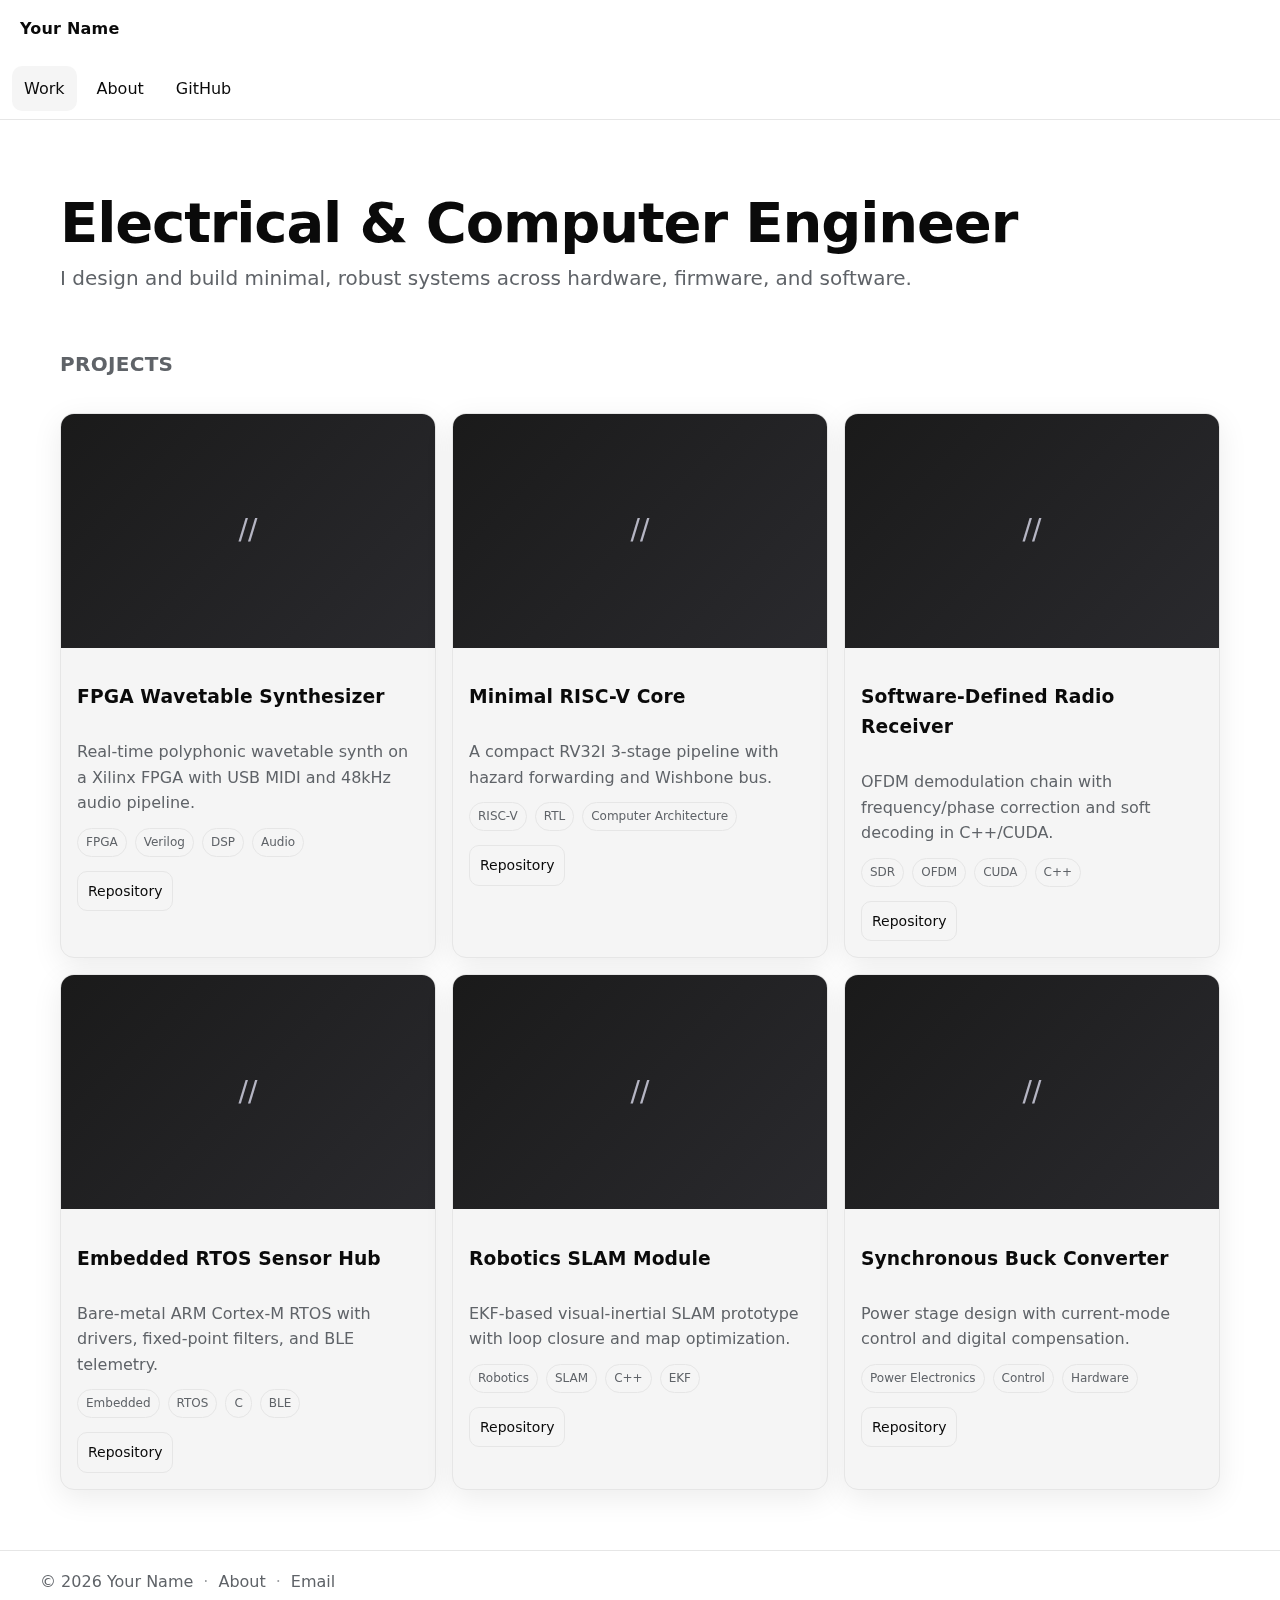
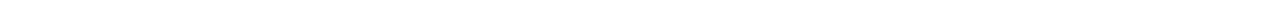
<file: index.html>
<!doctype html>
<html lang="en">
  <head>
    <meta charset="utf-8">
    <meta name="viewport" content="width=device-width, initial-scale=1">
    <meta name="description" content="Portfolio of an Electrical & Computer Engineer. Selected projects, research, and writing.">
    <meta name="theme-color" content="#0a0a0a">
    <meta property="og:title" content="ECE Portfolio">
    <meta property="og:description" content="Selected projects in hardware, embedded systems, and signal processing.">
    <meta property="og:type" content="website">
    <meta property="og:url" content="/">
    <meta property="og:image" content="/assets/img/social-card.png">
    <meta name="twitter:card" content="summary_large_image">
    <link rel="icon" type="image/svg+xml" href="/assets/img/favicon.svg">
    <link rel="stylesheet" href="/assets/css/style.css">
    <title>ECE Portfolio · Work</title>
  </head>
  <body>
    <header class="site-header">
      <a class="logo" href="/">Your Name</a>
      <nav class="site-nav">
        <a class="nav-link is-active" href="/">Work</a>
        <a class="nav-link" href="/about.html">About</a>
        <a class="nav-link" href="https://github.com/yourhandle" target="_blank" rel="noopener">GitHub</a>
      </nav>
    </header>

    <main id="content" class="site-main">
      <section class="hero">
        <h1 class="hero-title">Electrical & Computer Engineer</h1>
        <p class="hero-subtitle">I design and build minimal, robust systems across hardware, firmware, and software.</p>
      </section>

      <section class="projects-section">
        <div class="section-header">
          <h2 class="section-title">Projects</h2>
        </div>
        <div id="projects-grid" class="projects-grid" data-projects-src="/assets/data/projects.json">
          <div class="skeleton-card"></div>
          <div class="skeleton-card"></div>
          <div class="skeleton-card"></div>
          <div class="skeleton-card"></div>
          <div class="skeleton-card"></div>
          <div class="skeleton-card"></div>
        </div>
        <noscript>
          <p class="no-js">Enable JavaScript to load the projects grid. You can also browse my work on <a href="https://github.com/yourhandle" target="_blank" rel="noopener">GitHub</a>.</p>
        </noscript>
      </section>
    </main>

    <footer class="site-footer">
      <div class="footer-inner">
        <span>© <span id="year"></span> Your Name</span>
        <span class="dot">·</span>
        <a href="/about.html">About</a>
        <span class="dot">·</span>
        <a href="mailto:you@example.com">Email</a>
      </div>
    </footer>

    <script src="/assets/js/main.js" defer></script>
  </body>
</html>
</file>
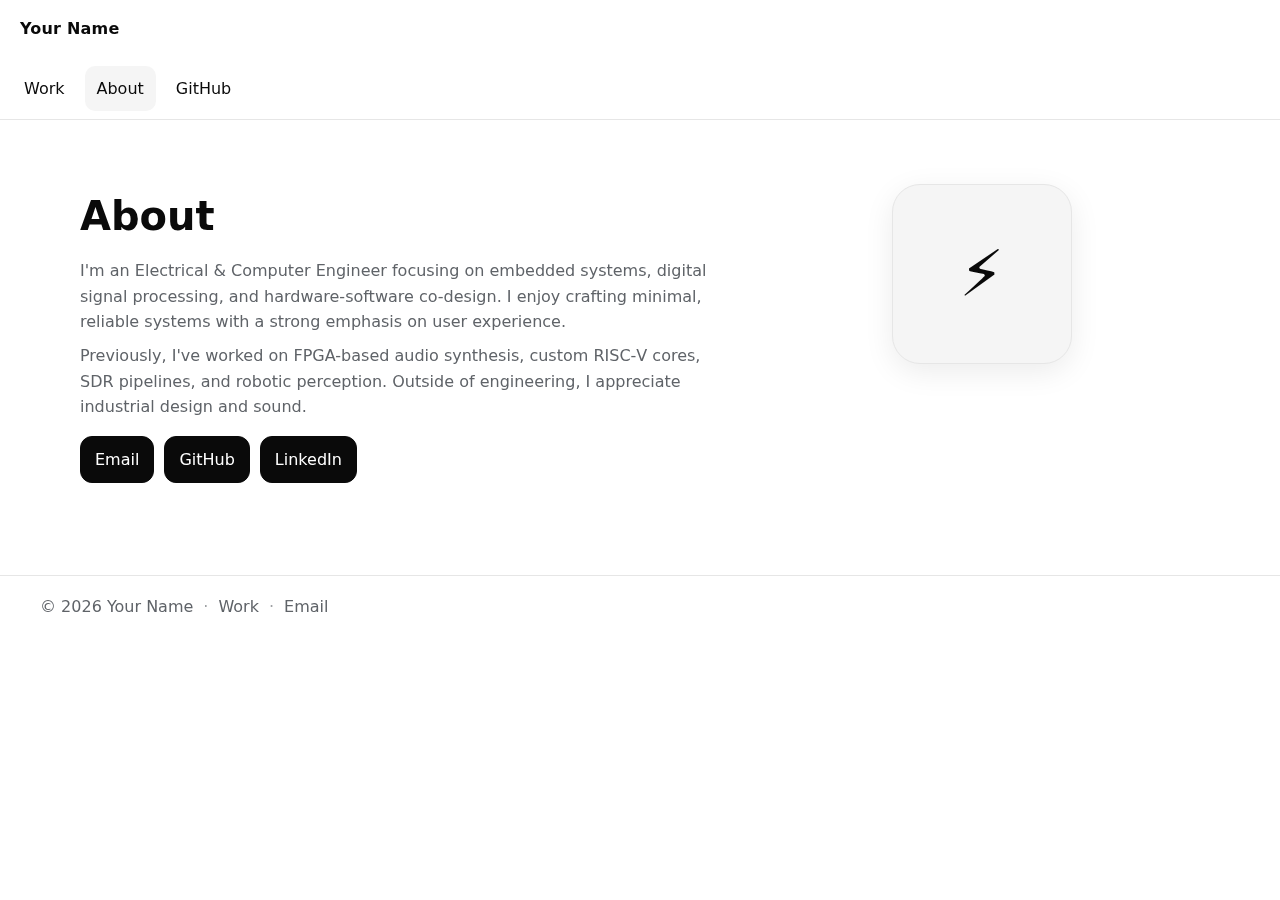
<file: about.html>
<!doctype html>
<html lang="en">
  <head>
    <meta charset="utf-8">
    <meta name="viewport" content="width=device-width, initial-scale=1">
    <meta name="description" content="About · Electrical & Computer Engineer">
    <meta name="theme-color" content="#0a0a0a">
    <link rel="icon" type="image/svg+xml" href="/assets/img/favicon.svg">
    <link rel="stylesheet" href="/assets/css/style.css">
    <title>About · ECE Portfolio</title>
  </head>
  <body>
    <header class="site-header">
      <a class="logo" href="/">Your Name</a>
      <nav class="site-nav">
        <a class="nav-link" href="/">Work</a>
        <a class="nav-link is-active" href="/about.html">About</a>
        <a class="nav-link" href="https://github.com/yourhandle" target="_blank" rel="noopener">GitHub</a>
      </nav>
    </header>

    <main id="content" class="site-main">
      <section class="about">
        <div class="about-inner">
          <div class="about-copy">
            <h1>About</h1>
            <p>
              I'm an Electrical & Computer Engineer focusing on embedded systems,
              digital signal processing, and hardware-software co-design. I enjoy
              crafting minimal, reliable systems with a strong emphasis on user experience.
            </p>
            <p>
              Previously, I've worked on FPGA-based audio synthesis, custom RISC‑V cores,
              SDR pipelines, and robotic perception. Outside of engineering, I appreciate
              industrial design and sound.
            </p>
            <div class="about-links">
              <a class="button" href="mailto:you@example.com">Email</a>
              <a class="button" href="https://github.com/yourhandle" target="_blank" rel="noopener">GitHub</a>
              <a class="button" href="https://www.linkedin.com/in/yourhandle" target="_blank" rel="noopener">LinkedIn</a>
            </div>
          </div>
          <div class="about-media">
            <div class="avatar" aria-label="Portrait placeholder">⚡</div>
          </div>
        </div>
      </section>
    </main>

    <footer class="site-footer">
      <div class="footer-inner">
        <span>© <span id="year"></span> Your Name</span>
        <span class="dot">·</span>
        <a href="/">Work</a>
        <span class="dot">·</span>
        <a href="mailto:you@example.com">Email</a>
      </div>
    </footer>

    <script src="/assets/js/main.js" defer></script>
  </body>
</html>
</file>
<file: assets/css/style.css>
/*
  Minimal design system inspired by Apple, Teenage Engineering, and Palantir
  - High contrast, generous whitespace
  - Subtle motion and micro-interactions
  - Responsive grid for projects
*/

:root {
  --bg: #ffffff;
  --fg: #0a0a0a;
  --muted-fg: #5f6368;
  --card: #f5f5f5;
  --card-border: #e6e6e6;
  --accent: #0e7aff;
  --accent-ink: #ffffff;
  --shadow: 0 8px 30px rgba(0,0,0,0.08);
  --radius: 14px;
  --grid-gap: 16px;
  --content-max: 1200px;
}

@media (prefers-color-scheme: dark) {
  :root {
    --bg: #0b0b0c;
    --fg: #e7e7ea;
    --muted-fg: #a7a7ad;
    --card: #121214;
    --card-border: #222325;
    --accent: #77aaff;
    --accent-ink: #0a0a0a;
    --shadow: 0 12px 40px rgba(0,0,0,0.45);
  }
}

* { box-sizing: border-box; }
html, body { height: 100%; }
body {
  margin: 0;
  color: var(--fg);
  background: var(--bg);
  font: 400 16px/1.6 ui-sans-serif, system-ui, -apple-system, Segoe UI, Roboto, "Inter", "Helvetica Neue", Arial, "Noto Sans", "Apple Color Emoji", "Segoe UI Emoji";
  text-rendering: optimizeLegibility;
  -webkit-font-smoothing: antialiased;
  -moz-osx-font-smoothing: grayscale;
}

img { max-width: 100%; display: block; }
a { color: inherit; text-decoration: none; }

.site-header {
  position: sticky;
  top: 0;
  z-index: 20;
  backdrop-filter: saturate(120%) blur(6px);
  background: color-mix(in srgb, var(--bg) 70%, transparent);
  border-bottom: 1px solid var(--card-border);
}
.site-header .logo,
.site-header .site-nav {
  display: flex;
  align-items: center;
}
.site-header .logo {
  font-weight: 700;
  padding: 16px 8px 16px 20px;
  letter-spacing: .2px;
}
.site-header .site-nav {
  gap: 8px;
  margin-left: auto;
  padding: 8px 12px;
}
.nav-link {
  padding: 10px 12px;
  border-radius: 10px;
  transition: background .25s ease, color .25s ease, transform .25s ease;
}
.nav-link.is-active { background: var(--card); }
.nav-link:hover { background: var(--card); transform: translateY(-1px); }

.site-main { max-width: var(--content-max); margin: 0 auto; padding: 32px 20px 60px; }

.hero { padding: 40px 0 10px; }
.hero-title { font-size: clamp(32px, 6vw, 56px); line-height: 1.1; margin: 0 0 8px; letter-spacing: -0.02em; }
.hero-subtitle { margin: 0; color: var(--muted-fg); font-size: clamp(16px, 2.5vw, 20px); }

.section-header { display: flex; align-items: baseline; justify-content: space-between; gap: 16px; margin: 28px 0 16px; }
.section-title { font-size: 20px; letter-spacing: .3px; text-transform: uppercase; color: var(--muted-fg); }

.projects-grid {
  display: grid;
  grid-template-columns: repeat(12, minmax(0, 1fr));
  gap: var(--grid-gap);
}
@media (max-width: 800px) { .projects-grid { grid-template-columns: repeat(6, minmax(0, 1fr)); } }
@media (max-width: 520px) { .projects-grid { grid-template-columns: repeat(4, minmax(0, 1fr)); } }

.project-card, .skeleton-card {
  grid-column: span 4;
  background: var(--card);
  border: 1px solid var(--card-border);
  border-radius: var(--radius);
  overflow: hidden;
  box-shadow: var(--shadow);
  transform: translateY(8px);
  opacity: 0;
  transition: transform .5s cubic-bezier(.2,.8,.2,1), opacity .6s ease;
}
.project-card.reveal { transform: translateY(0); opacity: 1; }
.project-media { aspect-ratio: 16/10; background: linear-gradient(135deg, #1a1a1a, #2a2a2e); display: grid; place-items: center; color: #b5b5c3; font-size: 28px; }
.project-body { padding: 16px; display: grid; gap: 8px; }
.project-title { font-weight: 600; letter-spacing: .1px; }
.project-desc { margin: 0; color: var(--muted-fg); }
.project-tags { display: flex; flex-wrap: wrap; gap: 8px; margin-top: 4px; }
.tag { font-size: 12px; padding: 4px 8px; border-radius: 999px; border: 1px solid var(--card-border); color: var(--muted-fg); }
.card-links { display: flex; gap: 10px; margin-top: 6px; }
.button-link { display: inline-flex; align-items: center; gap: 6px; font-size: 14px; padding: 8px 10px; border-radius: 10px; background: transparent; border: 1px solid var(--card-border); transition: transform .2s ease, background .2s ease; }
.button-link:hover { transform: translateY(-1px); background: color-mix(in srgb, var(--card) 70%, transparent); }

.skeleton-card { position: relative; overflow: hidden; min-height: 220px; }
.skeleton-card::after { content: ""; position: absolute; inset: 0; background: linear-gradient(100deg, transparent 20%, rgba(255,255,255,.08) 40%, transparent 60%); animation: shimmer 1.2s infinite; }
@keyframes shimmer { 0% { transform: translateX(-100%); } 100% { transform: translateX(100%); } }

.site-footer { border-top: 1px solid var(--card-border); padding: 18px 20px; }
.site-footer .footer-inner { max-width: var(--content-max); margin: 0 auto; display: flex; align-items: center; gap: 10px; color: var(--muted-fg); }
.site-footer .dot { opacity: .6; }

.about { padding: 32px 0; }
.about-inner { display: grid; grid-template-columns: 1.2fr .8fr; gap: 28px; align-items: start; max-width: var(--content-max); margin: 0 auto; padding: 0 20px; }
@media (max-width: 900px) { .about-inner { grid-template-columns: 1fr; } }
.about-copy h1 { margin: 0 0 10px; font-size: clamp(28px, 5vw, 40px); }
.about-copy p { margin: 8px 0 0; color: var(--muted-fg); }
.about-links { display: flex; gap: 10px; margin-top: 16px; }
.button { display: inline-flex; align-items: center; justify-content: center; gap: 8px; padding: 10px 14px; border-radius: 12px; background: var(--fg); color: var(--accent-ink); border: 1px solid var(--fg); transition: transform .2s ease, filter .2s ease; }
.button:hover { transform: translateY(-1px); filter: brightness(1.1); }
.about-media { display: grid; place-items: center; }
.avatar { width: 180px; height: 180px; border-radius: 28px; border: 1px solid var(--card-border); background: var(--card); display: grid; place-items: center; font-size: 64px; box-shadow: var(--shadow); }

.no-js { color: var(--muted-fg); }

/* Hover tilt micro-interaction */
.tilt:hover { will-change: transform; }
</file>
